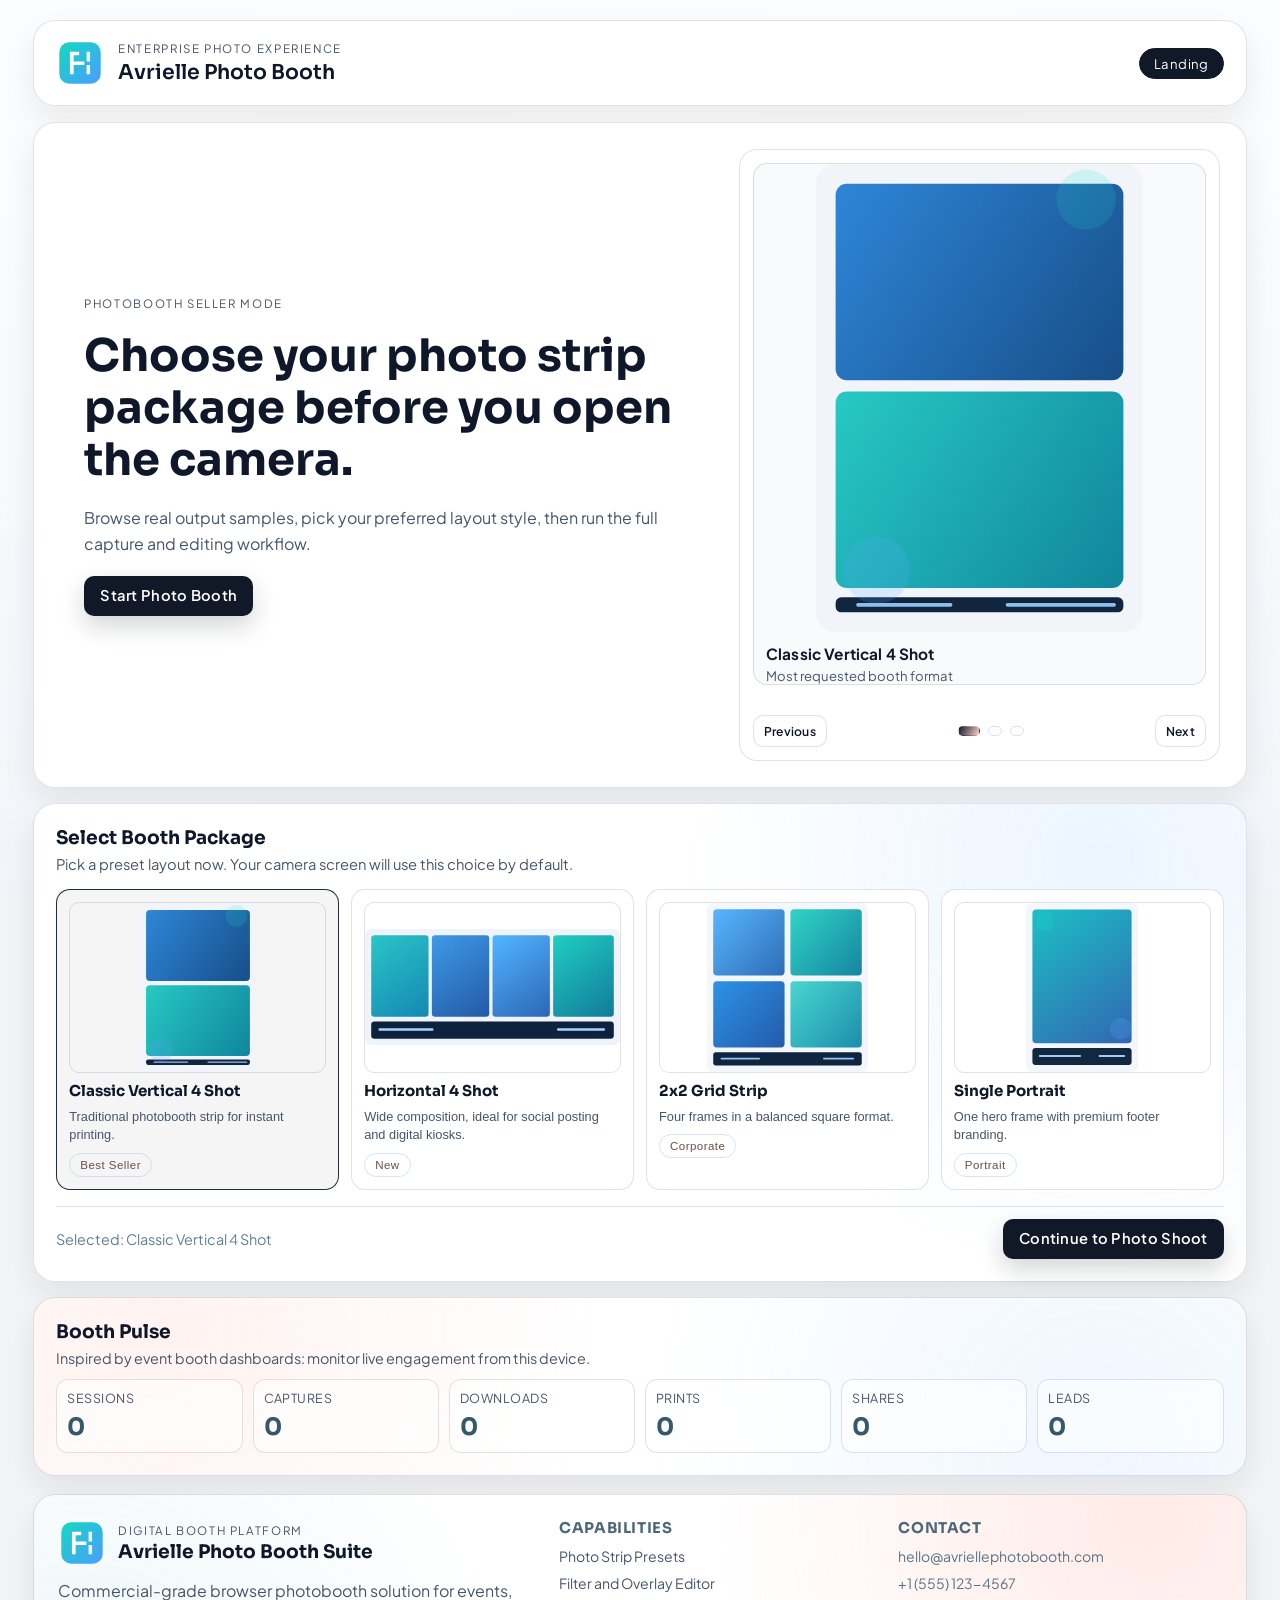
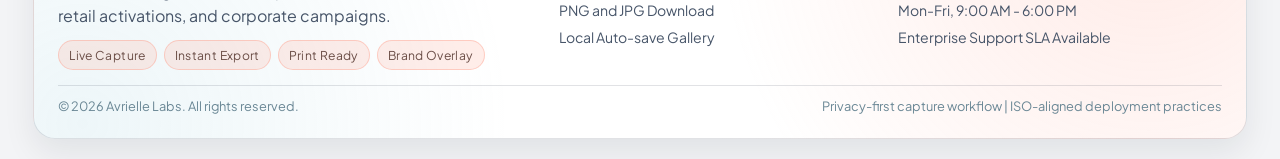
<file: index.html>
<!doctype html>
<html lang="en">
<head>
  <meta charset="UTF-8" />
  <meta name="viewport" content="width=device-width, initial-scale=1.0" />
  <title>Avrielle Photo Booth</title>
  <link rel="preconnect" href="https://fonts.googleapis.com" />
  <link rel="preconnect" href="https://fonts.gstatic.com" crossorigin />
  <link
    href="https://fonts.googleapis.com/css2?family=Plus+Jakarta+Sans:wght@400;500;600;700&family=Sora:wght@500;600;700&display=swap"
    rel="stylesheet"
  />
  <link rel="stylesheet" href="css/style.css" />
</head>
<body>
  <div class="ambient-bg" aria-hidden="true"></div>
  <div class="sakura-layer" aria-hidden="true">
    <span class="petal"></span>
    <span class="petal"></span>
    <span class="petal"></span>
    <span class="petal"></span>
    <span class="petal"></span>
    <span class="petal"></span>
    <span class="petal"></span>
    <span class="petal"></span>
    <span class="petal"></span>
    <span class="petal"></span>
    <span class="petal"></span>
    <span class="petal"></span>
  </div>

  <div class="app-shell">
    <header class="app-header card">
      <div class="brand-wrap">
        <img src="assets/brand-mark.svg" alt="Avrielle logo" class="brand-logo" />
        <div>
          <p class="eyebrow">Enterprise Photo Experience</p>
          <h1>Avrielle Photo Booth</h1>
        </div>
      </div>
      <ol class="flow-steps" id="flowSteps" aria-label="Photo booth progress">
        <li data-step="landing" class="active">Landing</li>
      </ol>
    </header>

    <main>
      <section id="landingScreen" class="screen active">
        <div class="landing-stack">
          <div class="hero card hero-grid">
            <div class="hero-copy">
              <p class="eyebrow">Photobooth Seller Mode</p>
              <h2>Choose your photo strip package before you open the camera.</h2>
              <p>
                Browse real output samples, pick your preferred layout style, then run
                the full capture and editing workflow.
              </p>
              <div class="hero-actions">
                <button class="primary-btn" type="button" onclick="window.location.href='booth.html'">Start Photo Booth</button>
              </div>
            </div>

            <div class="sample-carousel" id="sampleCarousel" aria-label="Sample strip carousel">
              <div class="sample-stage">
                <article class="sample-slide active" data-index="0">
                  <img src="images/sample-strip-vertical.svg" alt="Classic vertical photo strip sample" />
                  <div class="sample-meta">
                    <strong>Classic Vertical 4 Shot</strong>
                    <span>Most requested booth format</span>
                  </div>
                </article>

                <article class="sample-slide" data-index="1">
                  <img src="images/sample-strip-horizontal.svg" alt="Horizontal 4 shot sample" />
                  <div class="sample-meta">
                    <strong>Horizontal 4 Shot</strong>
                    <span>Wide social and kiosk-ready output</span>
                  </div>
                </article>

                <article class="sample-slide" data-index="2">
                  <img src="images/sample-grid-2x2.svg" alt="2x2 grid strip sample" />
                  <div class="sample-meta">
                    <strong>2x2 Grid Strip</strong>
                    <span>Balanced event and corporate branding</span>
                  </div>
                </article>
              </div>

              <div class="carousel-controls">
                <button id="carouselPrevBtn" class="ghost-btn small" type="button" aria-label="Previous sample">Previous</button>
                <div class="carousel-dots" id="carouselDots">
                  <button type="button" class="carousel-dot active" data-index="0" aria-label="Sample 1"></button>
                  <button type="button" class="carousel-dot" data-index="1" aria-label="Sample 2"></button>
                  <button type="button" class="carousel-dot" data-index="2" aria-label="Sample 3"></button>
                </div>
                <button id="carouselNextBtn" class="ghost-btn small" type="button" aria-label="Next sample">Next</button>
              </div>
            </div>
          </div>

          <section class="seller-options card">
            <div class="seller-head">
              <h3>Select Booth Package</h3>
              <p>Pick a preset layout now. Your camera screen will use this choice by default.</p>
            </div>

            <div class="package-grid" id="landingLayoutOptions">
              <button type="button" class="package-card active" data-layout="strip4">
                <img src="images/sample-strip-vertical.svg" alt="Vertical strip package" />
                <h4>Classic Vertical 4 Shot</h4>
                <p>Traditional photobooth strip for instant printing.</p>
                <span class="package-tag">Best Seller</span>
              </button>

              <button type="button" class="package-card" data-layout="strip4Horizontal">
                <img src="images/sample-strip-horizontal.svg" alt="Horizontal strip package" />
                <h4>Horizontal 4 Shot</h4>
                <p>Wide composition, ideal for social posting and digital kiosks.</p>
                <span class="package-tag">New</span>
              </button>

              <button type="button" class="package-card" data-layout="grid2x2">
                <img src="images/sample-grid-2x2.svg" alt="Grid strip package" />
                <h4>2x2 Grid Strip</h4>
                <p>Four frames in a balanced square format.</p>
                <span class="package-tag">Corporate</span>
              </button>

              <button type="button" class="package-card" data-layout="single">
                <img src="images/sample-single.svg" alt="Single portrait package" />
                <h4>Single Portrait</h4>
                <p>One hero frame with premium footer branding.</p>
                <span class="package-tag">Portrait</span>
              </button>
            </div>

            <div class="package-footer">
              <p id="landingSelectionText">Selected: Classic Vertical 4 Shot</p>
              <button class="primary-btn" type="button" onclick="window.location.href='booth.html'">Continue to Photo Shoot</button>
            </div>
          </section>

          <section class="analytics-panel card" aria-label="Session analytics">
            <div class="analytics-head">
              <h3>Booth Pulse</h3>
              <p>Inspired by event booth dashboards: monitor live engagement from this device.</p>
            </div>
            <div class="analytics-grid">
              <article class="metric-tile">
                <span>Sessions</span>
                <strong id="metricSessions">0</strong>
              </article>
              <article class="metric-tile">
                <span>Captures</span>
                <strong id="metricCaptures">0</strong>
              </article>
              <article class="metric-tile">
                <span>Downloads</span>
                <strong id="metricDownloads">0</strong>
              </article>
              <article class="metric-tile">
                <span>Prints</span>
                <strong id="metricPrints">0</strong>
              </article>
              <article class="metric-tile">
                <span>Shares</span>
                <strong id="metricShares">0</strong>
              </article>
              <article class="metric-tile">
                <span>Leads</span>
                <strong id="metricLeads">0</strong>
              </article>
            </div>
          </section>
        </div>
      </section>

    </main>
    <footer class="site-footer card" aria-label="Site footer">
      <div class="footer-grid">
        <section class="footer-brand">
          <div class="footer-brand-top">
            <img src="assets/brand-mark.svg" alt="Avrielle logo" class="brand-logo" />
            <div>
              <p class="eyebrow">Digital Booth Platform</p>
              <h3>Avrielle Photo Booth Suite</h3>
            </div>
          </div>
          <p>
            Commercial-grade browser photobooth solution for events, retail activations,
            and corporate campaigns.
          </p>
          <div class="footer-badges" aria-label="Service capabilities">
            <span>Live Capture</span>
            <span>Instant Export</span>
            <span>Print Ready</span>
            <span>Brand Overlay</span>
          </div>
        </section>

        <section>
          <h4 class="footer-heading">Capabilities</h4>
          <ul class="footer-list">
            <li>Photo Strip Presets</li>
            <li>Filter and Overlay Editor</li>
            <li>PNG and JPG Download</li>
            <li>Local Auto-save Gallery</li>
          </ul>
        </section>

        <section>
          <h4 class="footer-heading">Contact</h4>
          <ul class="footer-list">
            <li><a href="mailto:hello@avriellephotobooth.com">hello@avriellephotobooth.com</a></li>
            <li><a href="tel:+15551234567">+1 (555) 123-4567</a></li>
            <li>Mon-Fri, 9:00 AM - 6:00 PM</li>
            <li>Enterprise Support SLA Available</li>
          </ul>
        </section>
      </div>

      <div class="footer-bottom">
        <p>© 2026 Avrielle Labs. All rights reserved.</p>
        <p>Privacy-first capture workflow | ISO-aligned deployment practices</p>
      </div>
    </footer>
  </div>
</body>
</html>
</file>
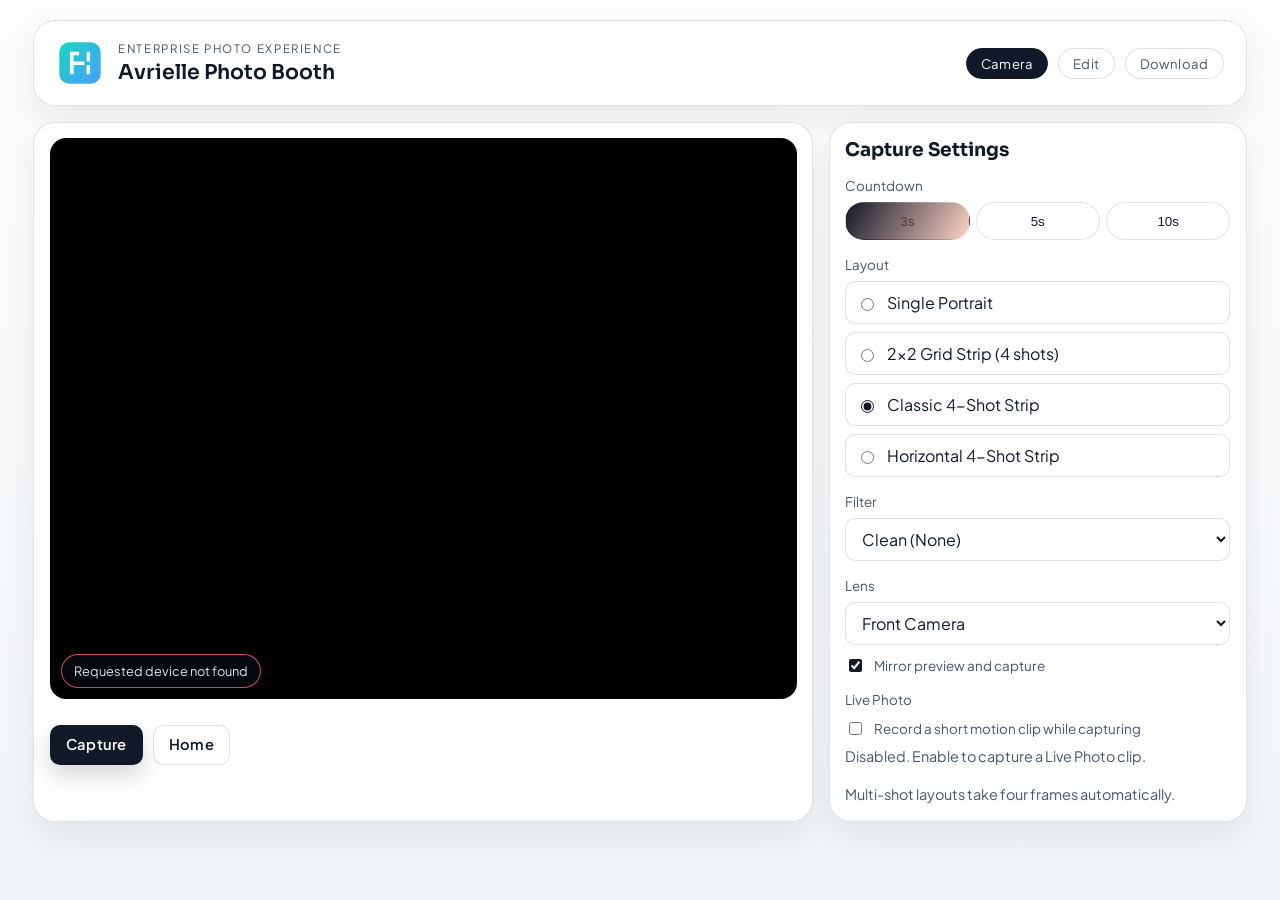
<file: booth.html>
<!doctype html>
<html lang="en">
<head>
  <meta charset="UTF-8" />
  <meta name="viewport" content="width=device-width, initial-scale=1.0" />
  <title>Avrielle Photo Booth</title>
  <link rel="preconnect" href="https://fonts.googleapis.com" />
  <link rel="preconnect" href="https://fonts.gstatic.com" crossorigin />
  <link
    href="https://fonts.googleapis.com/css2?family=Plus+Jakarta+Sans:wght@400;500;600;700&family=Sora:wght@500;600;700&display=swap"
    rel="stylesheet"
  />
  <link rel="stylesheet" href="css/style.css" />
</head>
<body>
  <div class="ambient-bg" aria-hidden="true"></div>
  <div class="sakura-layer" aria-hidden="true">
    <span class="petal"></span>
    <span class="petal"></span>
    <span class="petal"></span>
    <span class="petal"></span>
    <span class="petal"></span>
    <span class="petal"></span>
    <span class="petal"></span>
    <span class="petal"></span>
    <span class="petal"></span>
    <span class="petal"></span>
    <span class="petal"></span>
    <span class="petal"></span>
  </div>

  <div class="app-shell">
    <header class="app-header card">
      <div class="brand-wrap">
        <img src="assets/brand-mark.svg" alt="Avrielle logo" class="brand-logo" />
        <div>
          <p class="eyebrow">Enterprise Photo Experience</p>
          <h1>Avrielle Photo Booth</h1>
        </div>
      </div>
      <ol class="flow-steps" id="flowSteps" aria-label="Photo booth progress">
        <li data-step="camera" class="active">Camera</li>
        <li data-step="edit">Edit</li>
        <li data-step="download">Download</li>
      </ol>
    </header>

    <main>
      <section id="cameraScreen" class="screen">
        <div class="camera-layout">
          <div class="camera-stage card">
            <div class="video-wrap responsive-camera-frame">
              <video id="cameraFeed" autoplay playsinline muted></video>
              <div id="captureFlash" class="capture-flash" aria-hidden="true"></div>
              <div id="countdownOverlay" class="countdown-overlay hidden">3</div>
              <div id="shotStatus" class="shot-status">Ready to capture</div>
            </div>
            <div class="camera-actions">
              <button id="captureBtn" class="primary-btn">Capture</button>
              <button id="backToLandingBtn" class="ghost-btn">Home</button>
            </div>
          </div>

          <aside class="control-panel card">
            <h3>Capture Settings</h3>

            <div class="control-group">
              <span>Countdown</span>
              <div class="segmented" id="countdownOptions">
                <button type="button" class="segment active" data-seconds="3">3s</button>
                <button type="button" class="segment" data-seconds="5">5s</button>
                <button type="button" class="segment" data-seconds="10">10s</button>
              </div>
            </div>

            <div class="control-group">
              <span>Layout</span>
              <div class="layout-options" id="layoutOptions">
                <label>
                  <input type="radio" name="layout" value="single" />
                  Single Portrait
                </label>
                <label>
                  <input type="radio" name="layout" value="grid2x2" />
                  2x2 Grid Strip (4 shots)
                </label>
                <label>
                  <input type="radio" name="layout" value="strip4" checked />
                  Classic 4-Shot Strip
                </label>
                <label>
                  <input type="radio" name="layout" value="strip4Horizontal" />
                  Horizontal 4-Shot Strip
                </label>
              </div>
            </div>

            <div class="control-group">
              <label for="cameraFilterPreset">Filter</label>
              <select id="cameraFilterPreset" class="filter-select">
                <option value="none">Clean (None)</option>
                <option value="mono">Mono Boost</option>
                <option value="vintage">Vintage Warm</option>
                <option value="bright">Bright Pop</option>
                <option value="dramatic">Dramatic Contrast</option>
                <option value="custom" disabled>Custom (Sliders)</option>
              </select>
            </div>

            <div class="control-group">
              <label for="cameraFacingMode">Lens</label>
              <select id="cameraFacingMode" class="filter-select">
                <option value="user">Front Camera</option>
                <option value="environment">Rear Camera</option>
              </select>
              <label class="toggle">
                <input id="mirrorPreviewToggle" type="checkbox" checked />
                Mirror preview and capture
              </label>
            </div>

            <div class="control-group">
              <span>Live Photo</span>
              <label class="toggle">
                <input id="livePhotoToggle" type="checkbox" />
                Record a short motion clip while capturing
              </label>
              <p id="livePhotoHint" class="hint">Disabled. Enable to capture a Live Photo clip.</p>
            </div>

            <p class="hint">Multi-shot layouts take four frames automatically.</p>
          </aside>
        </div>
      </section>

      <section id="editScreen" class="screen">
        <div class="edit-layout">
          <div class="preview-stage card">
            <div class="preview-canvas-wrap">
              <canvas id="editPreviewCanvas" aria-label="Photo strip preview"></canvas>
            </div>
            <div id="capturedThumbs" class="thumb-strip" aria-label="Captured photos"></div>
            <div class="edit-actions">
              <button id="retakeFromEditBtn" class="ghost-btn">Retake</button>
              <button id="toDownloadBtn" class="primary-btn">Continue to Download</button>
            </div>
          </div>

          <aside class="control-panel card editing-panel">
            <h3>Minimal Editing</h3>
            <p class="hint">Clean photobooth output with no watermark branding.</p>

            <div class="control-group">
              <span>Layout</span>
              <div class="chip-group" id="editLayoutOptions">
                <button type="button" class="chip" data-layout="single">Single</button>
                <button type="button" class="chip" data-layout="grid2x2">2x2 Grid</button>
                <button type="button" class="chip active" data-layout="strip4">Vertical 4</button>
                <button type="button" class="chip" data-layout="strip4Horizontal">Horizontal 4</button>
              </div>
              <p class="hint">Switch layout instantly using the current captured photos.</p>
            </div>

            <div class="control-group">
              <label for="editFilterPreset">Filter Preset</label>
              <select id="editFilterPreset" class="filter-select">
                <option value="none">Clean (None)</option>
                <option value="mono">Mono Boost</option>
                <option value="vintage">Vintage Warm</option>
                <option value="bright">Bright Pop</option>
                <option value="dramatic">Dramatic Contrast</option>
                <option value="custom" disabled>Custom (Sliders)</option>
              </select>
            </div>

            <div class="control-group">
              <span>Branding and Messaging</span>
              <label for="brandEventTitle">Event Title</label>
              <input id="brandEventTitle" type="text" maxlength="40" placeholder="Avrielle Launch Party" />
              <label for="brandTagline">Tagline / Hashtag</label>
              <input id="brandTagline" type="text" maxlength="48" placeholder="#avriellemoments" />
              <label class="toggle">
                <input id="showDateStamp" type="checkbox" checked />
                Show date stamp on strip
              </label>
            </div>

            <div class="control-group">
              <label for="grayscaleRange">Grayscale</label>
              <input id="grayscaleRange" type="range" min="0" max="100" value="0" />
            </div>

            <div class="control-group">
              <label for="sepiaRange">Sepia</label>
              <input id="sepiaRange" type="range" min="0" max="100" value="0" />
            </div>

            <div class="control-group">
              <label for="brightnessRange">Brightness</label>
              <input id="brightnessRange" type="range" min="50" max="150" value="100" />
            </div>

            <div class="control-group">
              <label for="contrastRange">Contrast</label>
              <input id="contrastRange" type="range" min="50" max="150" value="100" />
            </div>

            <div class="control-group">
              <span>Frame</span>
              <div class="chip-group" id="frameOptions">
                <button type="button" class="chip active" data-frame="none">None</button>
                <button type="button" class="chip" data-frame="neon">Neon</button>
                <button type="button" class="chip" data-frame="film">Film</button>
                <button type="button" class="chip" data-frame="studio">Studio</button>
              </div>
            </div>

            <div class="control-group">
              <span>Sticker</span>
              <div class="chip-group" id="stickerOptions">
                <button type="button" class="chip active" data-sticker="none">None</button>
                <button type="button" class="chip" data-sticker="spark">Spark</button>
                <button type="button" class="chip" data-sticker="star">Star</button>
                <button type="button" class="chip" data-sticker="camera">Camera</button>
              </div>
            </div>
          </aside>
        </div>
      </section>

      <section id="downloadScreen" class="screen">
        <div class="download-layout">
          <div class="download-preview card">
            <div class="download-canvas-wrap">
              <canvas id="finalCanvas" aria-label="Final strip"></canvas>
            </div>
          </div>

          <aside class="control-panel card">
            <h3>Export & Print</h3>
            <p id="exportInfo" class="hint"></p>

            <div class="control-group">
              <span>Instant Sharing</span>
              <button id="shareStripBtn" class="secondary-btn" type="button">Share Strip</button>
              <p id="shareStatus" class="hint">Use native sharing on supported devices and browsers.</p>
            </div>

            <div id="livePhotoExportGroup" class="control-group">
              <span>Live Photo Clip</span>
              <video
                id="livePhotoPreview"
                class="live-photo-preview hidden"
                playsinline
                muted
                loop
                controls
              ></video>
              <button id="downloadLiveBtn" class="secondary-btn" type="button" disabled>
                Download Live Clip
              </button>
              <p id="livePhotoExportHint" class="hint">Capture with Live Photo enabled to preview and download the clip.</p>
            </div>

            <div class="control-group lead-capture-group">
              <span>Lead Capture</span>
              <label for="leadName">Name</label>
              <input id="leadName" type="text" maxlength="60" placeholder="Guest name" />
              <label for="leadEmail">Email</label>
              <input id="leadEmail" type="text" maxlength="120" placeholder="name@example.com" />
              <label for="leadPhone">Phone</label>
              <input id="leadPhone" type="text" maxlength="32" placeholder="+1 555 123 4567" />
              <label class="toggle">
                <input id="leadConsent" type="checkbox" />
                I agree to receive follow-up messages.
              </label>
              <div class="button-stack compact-stack">
                <button id="saveLeadBtn" class="primary-btn" type="button">Save Lead</button>
                <button id="exportLeadsCsvBtn" class="ghost-btn" type="button">Export Leads CSV</button>
              </div>
              <p id="leadStatus" class="hint">Leads and analytics are stored locally on this device.</p>
            </div>

            <div class="button-stack">
              <button id="downloadPngBtn" class="primary-btn">Download PNG</button>
              <button id="downloadJpgBtn" class="secondary-btn">Download JPG</button>
              <button id="printBtn" class="ghost-btn">Print Strip</button>
              <button id="saveGalleryBtn" class="ghost-btn">Save to Gallery</button>
            </div>

            <button id="newSessionBtn" class="primary-btn full-width">New Session</button>
          </aside>
        </div>

        <section class="gallery card">
          <div class="gallery-head">
            <h3>Auto-save Gallery</h3>
            <button id="clearGalleryBtn" class="ghost-btn small">Clear Gallery</button>
          </div>
          <div id="galleryGrid" class="gallery-grid"></div>
        </section>
      </section>
    </main>
  </div>
  <div id="previewModal" class="modal hidden" aria-hidden="true">
    <div class="modal-card card">
      <h3>Review Captured Shots</h3>
      <p>Confirm your photos before entering the editing panel.</p>
      <div class="modal-preview-wrap">
        <img id="modalPreviewImage" alt="Selected captured shot preview" />
      </div>
      <div id="modalThumbGrid" class="modal-thumb-grid"></div>
      <div class="modal-actions">
        <button id="retakeBtn" class="ghost-btn">Retake</button>
        <button id="proceedToEditBtn" class="primary-btn">Edit Strip</button>
      </div>
    </div>
  </div>

  <template id="thumbItemTemplate">
    <figure class="thumb-item">
      <img alt="Captured frame" loading="lazy" decoding="async" />
    </figure>
  </template>

  <script type="module" src="js/app.js"></script>
</body>
</html>
</file>
<file: css/style.css>
:root {
  --bg-950: #f3f4f6;
  --bg-900: #f7f8fa;
  --bg-800: #ffffff;
  --panel: rgba(255, 255, 255, 0.92);
  --panel-strong: rgba(255, 255, 255, 0.96);
  --line: rgba(15, 23, 42, 0.12);
  --text-main: #0f172a;
  --text-muted: #475569;
  --accent: #111827;
  --accent-strong: #000000;
  --accent-soft: rgba(15, 23, 42, 0.08);
  --secondary: #cbd5e1;
  --danger: #e86972;
  --shadow-1: 0 14px 32px rgba(15, 23, 42, 0.08);
  --radius-lg: 22px;
  --radius-md: 14px;
  --radius-sm: 10px;
  --content-max: 1720px;
  --section-gap: clamp(12px, 1.2vw, 20px);
}

* {
  box-sizing: border-box;
}

html,
body {
  margin: 0;
  min-height: 100%;
}

body {
  font-family: "Plus Jakarta Sans", "Segoe UI", sans-serif;
  color: var(--text-main);
  background: var(--bg-950);
  overflow-x: hidden;
}

.ambient-bg {
  position: fixed;
  inset: 0;
  z-index: -2;
  background: linear-gradient(180deg, #f8fafc 0%, #f1f5f9 100%);
}

.ambient-bg::before,
.ambient-bg::after {
  content: "";
  position: absolute;
  inset: 0;
  pointer-events: none;
}

.ambient-bg::before {
  background: linear-gradient(to bottom, rgba(255, 255, 255, 0.56), transparent);
}

.ambient-bg::after {
  background: none;
}

.sakura-layer {
  display: none;
}

.petal {
  position: absolute;
  top: -12vh;
  width: 16px;
  height: 12px;
  border-radius: 76% 24% 68% 32%;
  background: radial-gradient(circle at 30% 30%, #ffd8d0 0%, #ffb9ab 52%, #ff9a86 100%);
  opacity: 0.78;
  filter: drop-shadow(0 4px 6px rgba(197, 124, 110, 0.22));
  animation: sakura-fall 15s linear infinite;
}

.petal:nth-child(1) { left: 4%; animation-duration: 14s; animation-delay: -2s; }
.petal:nth-child(2) { left: 11%; animation-duration: 18s; animation-delay: -8s; }
.petal:nth-child(3) { left: 19%; animation-duration: 13s; animation-delay: -4s; width: 20px; height: 14px; }
.petal:nth-child(4) { left: 28%; animation-duration: 16s; animation-delay: -12s; }
.petal:nth-child(5) { left: 37%; animation-duration: 15s; animation-delay: -6s; }
.petal:nth-child(6) { left: 46%; animation-duration: 19s; animation-delay: -11s; width: 18px; height: 13px; }
.petal:nth-child(7) { left: 55%; animation-duration: 12s; animation-delay: -3s; }
.petal:nth-child(8) { left: 64%; animation-duration: 17s; animation-delay: -9s; }
.petal:nth-child(9) { left: 73%; animation-duration: 14s; animation-delay: -7s; }
.petal:nth-child(10) { left: 82%; animation-duration: 18s; animation-delay: -13s; width: 19px; height: 13px; }
.petal:nth-child(11) { left: 90%; animation-duration: 13s; animation-delay: -5s; }
.petal:nth-child(12) { left: 96%; animation-duration: 16s; animation-delay: -10s; }

@keyframes sakura-fall {
  0% {
    transform: translate3d(0, -10vh, 0) rotate(0deg);
    opacity: 0;
  }
  10% {
    opacity: 0.75;
  }
  25% {
    transform: translate3d(24px, 24vh, 0) rotate(75deg);
  }
  50% {
    transform: translate3d(-16px, 54vh, 0) rotate(175deg);
  }
  75% {
    transform: translate3d(22px, 84vh, 0) rotate(260deg);
  }
  100% {
    transform: translate3d(-14px, 118vh, 0) rotate(340deg);
    opacity: 0;
  }
}

.app-shell {
  width: min(var(--content-max), 98vw);
  margin: 0 auto;
  padding: clamp(12px, 1.6vw, 24px);
  display: grid;
  gap: var(--section-gap);
}

.card {
  background: var(--panel);
  border: 1px solid var(--line);
  border-radius: var(--radius-lg);
  box-shadow: var(--shadow-1);
  -webkit-backdrop-filter: none;
  backdrop-filter: none;
}

.app-header {
  padding: 18px 22px;
  display: flex;
  align-items: center;
  justify-content: space-between;
  gap: 18px;
}

.brand-wrap {
  display: flex;
  align-items: center;
  gap: 14px;
}

.brand-logo {
  width: 48px;
  height: 48px;
  border-radius: 14px;
  border: 1px solid rgba(255, 255, 255, 0.18);
  background: rgba(255, 255, 255, 0.06);
}

.eyebrow {
  margin: 0;
  font-size: 0.72rem;
  letter-spacing: 0.14em;
  color: var(--text-muted);
  text-transform: uppercase;
}

h1,
h2,
h3 {
  margin: 0;
  font-family: "Sora", "Segoe UI", sans-serif;
}

h1 {
  margin-top: 3px;
  font-size: clamp(1.05rem, 2.2vw, 1.28rem);
  font-weight: 600;
}

.flow-steps {
  list-style: none;
  display: grid;
  grid-auto-flow: column;
  gap: 10px;
  padding: 0;
  margin: 0;
}

.flow-steps li {
  border-radius: 999px;
  border: 1px solid var(--line);
  color: var(--text-muted);
  background: rgba(255, 255, 255, 0.02);
  padding: 8px 14px;
  font-size: 0.82rem;
  line-height: 1;
  letter-spacing: 0.03em;
  transition: all 220ms ease;
}

.flow-steps li.active {
  color: #ffffff;
  background: var(--accent);
  border-color: var(--accent);
}

.flow-steps li.done {
  color: var(--text-main);
  border-color: rgba(15, 23, 42, 0.24);
  background: var(--accent-soft);
}

main {
  min-height: 78vh;
}

.screen {
  display: none;
  animation: screen-enter 400ms cubic-bezier(0.22, 1, 0.36, 1);
}

.screen.active {
  display: block;
}

@keyframes screen-enter {
  from {
    opacity: 0;
    transform: translateY(14px);
  }
  to {
    opacity: 1;
    transform: translateY(0);
  }
}

.hero {
  padding: clamp(16px, 3.2vw, 26px);
  background: var(--panel-strong);
}

.landing-stack {
  display: grid;
  gap: var(--section-gap);
}

.hero-grid {
  min-height: clamp(560px, 74vh, 860px);
  display: grid;
  grid-template-columns: minmax(0, 1.16fr) minmax(420px, 0.84fr);
  gap: var(--section-gap);
}

.hero-copy {
  display: grid;
  align-content: center;
  gap: 18px;
  padding: clamp(14px, 2vw, 24px);
}

.hero-copy h2 {
  width: min(680px, 100%);
  font-size: clamp(1.45rem, 3.8vw, 2.8rem);
  line-height: 1.16;
}

.hero-copy p {
  margin: 0;
  width: min(620px, 100%);
  color: var(--text-muted);
  line-height: 1.65;
}

.hero-actions {
  display: flex;
  gap: 10px;
  flex-wrap: wrap;
}

.sample-carousel {
  border: 1px solid var(--line);
  border-radius: 18px;
  background: #ffffff;
  display: grid;
  align-content: space-between;
  padding: clamp(12px, 1vw, 16px);
  min-height: 100%;
}

.sample-stage {
  position: relative;
  border-radius: 14px;
  overflow: hidden;
  min-height: clamp(380px, 58vh, 640px);
  border: 1px solid var(--line);
  background: #f8fafc;
}

.sample-slide {
  position: absolute;
  inset: 0;
  display: grid;
  align-content: start;
  opacity: 0;
  pointer-events: none;
  transition: opacity 320ms ease;
}

.sample-slide.active {
  opacity: 1;
  pointer-events: auto;
}

.sample-slide img {
  width: 100%;
  height: clamp(320px, 52vh, 600px);
  object-fit: contain;
  display: block;
}

.sample-meta {
  padding: 12px;
  display: grid;
  gap: 4px;
}

.sample-meta strong {
  font-size: 0.96rem;
  letter-spacing: 0.01em;
}

.sample-meta span {
  font-size: 0.82rem;
  color: var(--text-muted);
}

.carousel-controls {
  margin-top: 10px;
  display: flex;
  align-items: center;
  justify-content: space-between;
  gap: 8px;
}

.carousel-dots {
  display: flex;
  align-items: center;
  gap: 8px;
}

.carousel-dot {
  width: 10px;
  height: 10px;
  border-radius: 999px;
  border: 1px solid rgba(173, 198, 231, 0.5);
  background: transparent;
  cursor: pointer;
  transition: all 180ms ease;
}

.carousel-dot.active {
  width: 22px;
  border-color: transparent;
  background: linear-gradient(120deg, var(--accent), #ffd2c7);
}

.seller-options {
  display: grid;
  gap: var(--section-gap);
  padding: clamp(16px, 2.5vw, 22px);
  background:
    radial-gradient(circle at 88% 12%, rgba(92, 169, 255, 0.12), transparent 36%),
    var(--panel-strong);
}

.seller-head {
  display: grid;
  gap: 6px;
}

.seller-head p {
  margin: 0;
  color: var(--text-muted);
  font-size: 0.92rem;
}

.package-grid {
  display: grid;
  grid-template-columns: repeat(4, minmax(220px, 1fr));
  gap: 12px;
}

.package-card {
  border: 1px solid var(--line);
  border-radius: 14px;
  background: #ffffff;
  color: var(--text-main);
  text-align: left;
  display: grid;
  align-content: start;
  gap: 8px;
  padding: 12px;
  cursor: pointer;
  transition: transform 180ms ease, border-color 180ms ease, background 180ms ease;
}

.package-card:hover {
  transform: translateY(-1px);
  border-color: rgba(15, 23, 42, 0.28);
  background: #ffffff;
}

.package-card.active {
  border-color: rgba(15, 23, 42, 0.9);
  background: rgba(15, 23, 42, 0.04);
}

.package-card img {
  width: 100%;
  height: clamp(150px, 19vh, 220px);
  border-radius: 10px;
  object-fit: contain;
  border: 1px solid var(--line);
}

.package-card h4 {
  margin: 0;
  font-family: "Sora", "Segoe UI", sans-serif;
  font-size: 0.94rem;
}

.package-card p {
  margin: 0;
  color: var(--text-muted);
  font-size: 0.8rem;
  line-height: 1.48;
}

.package-tag {
  justify-self: start;
  border-radius: 999px;
  padding: 5px 10px;
  font-size: 0.72rem;
  letter-spacing: 0.04em;
  border: 1px solid rgba(153, 187, 227, 0.4);
  color: #6b4f48;
}

.package-footer {
  display: flex;
  flex-wrap: wrap;
  align-items: center;
  justify-content: space-between;
  gap: 10px;
  border-top: 1px solid var(--line);
  padding-top: 12px;
}

.package-footer p {
  margin: 0;
  color: #5e7f8f;
  font-size: 0.9rem;
}

.analytics-panel {
  display: grid;
  gap: 12px;
  padding: clamp(16px, 2vw, 22px);
  background:
    radial-gradient(circle at 10% 20%, rgba(255, 154, 134, 0.12), transparent 40%),
    radial-gradient(circle at 88% 80%, rgba(92, 169, 255, 0.1), transparent 42%),
    var(--panel-strong);
}

.analytics-head {
  display: grid;
  gap: 6px;
}

.analytics-head p {
  margin: 0;
  color: var(--text-muted);
  font-size: 0.9rem;
}

.analytics-grid {
  display: grid;
  grid-template-columns: repeat(6, minmax(0, 1fr));
  gap: 10px;
}

.metric-tile {
  border: 1px solid var(--line);
  border-radius: 12px;
  padding: 10px;
  background: rgba(255, 255, 255, 0.62);
  display: grid;
  gap: 6px;
}

.metric-tile span {
  font-size: 0.78rem;
  letter-spacing: 0.04em;
  text-transform: uppercase;
  color: var(--text-muted);
}

.metric-tile strong {
  font-family: "Sora", "Segoe UI", sans-serif;
  font-size: clamp(1.05rem, 2.2vw, 1.5rem);
  color: #35596a;
}

.camera-layout,
.edit-layout,
.download-layout {
  display: grid;
  gap: var(--section-gap);
}

.camera-layout {
  grid-template-columns: minmax(0, 1.68fr) minmax(340px, 0.9fr);
}

.edit-layout {
  grid-template-columns: minmax(0, 2.1fr) minmax(320px, 0.78fr);
}

.download-layout {
  grid-template-columns: minmax(0, 1.58fr) minmax(360px, 0.92fr);
}

.camera-stage,
.preview-stage,
.download-preview,
.control-panel,
.gallery {
  padding: clamp(14px, 1.2vw, 20px);
}

.preview-stage {
  background:
    radial-gradient(circle at 94% 8%, rgba(92, 169, 255, 0.11), transparent 42%),
    radial-gradient(circle at 8% 88%, rgba(25, 214, 191, 0.1), transparent 46%),
    var(--panel-strong);
}

.camera-stage,
.preview-stage,
.download-preview {
  display: grid;
  grid-template-rows: 1fr auto;
  gap: 12px;
}

.camera-stage {
  grid-template-rows: auto auto;
  align-content: start;
}

.video-wrap {
  position: relative;
  width: 100%;
  border-radius: 16px;
  border: 1px solid var(--line);
  overflow: hidden;
  aspect-ratio: 4 / 3;
  min-height: 0;
  max-height: none;
  background: #000;
}

video,
canvas {
  width: 100%;
  display: block;
}

video {
  height: 100%;
  object-fit: contain;
}

video.mirrored-video {
  transform: scaleX(-1);
  transform-origin: center;
}

canvas {
  height: auto;
}

.capture-flash {
  position: absolute;
  inset: 0;
  background: #ffffff;
  opacity: 0;
  pointer-events: none;
  transition: opacity 160ms ease;
}

.capture-flash.active {
  opacity: 0.86;
}

.countdown-overlay {
  position: absolute;
  inset: 0;
  display: grid;
  place-items: center;
  font-family: "Sora", sans-serif;
  font-size: clamp(4rem, 13vw, 7rem);
  font-weight: 700;
  color: #f2ffff;
  text-shadow: 0 0 24px rgba(0, 0, 0, 0.64);
  background: radial-gradient(circle at center, rgba(8, 18, 31, 0.12), rgba(8, 18, 31, 0.42));
}

.hidden {
  display: none !important;
}

.shot-status {
  position: absolute;
  left: 10px;
  bottom: 10px;
  border-radius: 999px;
  padding: 8px 12px;
  font-size: 0.8rem;
  color: #d8e4f8;
  border: 1px solid rgba(220, 233, 248, 0.28);
  background: rgba(5, 11, 18, 0.7);
}

.camera-actions,
.edit-actions,
.modal-actions {
  margin-top: 14px;
  display: flex;
  gap: 10px;
  flex-wrap: wrap;
}

.edit-actions {
  justify-content: flex-end;
}

.control-panel {
  display: grid;
  align-content: start;
  gap: 16px;
  max-height: clamp(520px, 82vh, 980px);
  overflow: auto;
}

.editing-panel {
  background: rgba(255, 255, 255, 0.92);
}

.editing-panel .control-group {
  border: 1px solid var(--line);
  border-radius: 12px;
  padding: 12px;
  background: rgba(244, 251, 253, 0.85);
}

.control-group {
  display: grid;
  gap: 8px;
}

.control-group > span,
.control-group > label {
  font-size: 0.84rem;
  color: var(--text-muted);
}

.hint {
  margin: 0;
  color: var(--text-muted);
  line-height: 1.5;
  font-size: 0.9rem;
}

.segmented {
  display: grid;
  grid-auto-flow: column;
  grid-auto-columns: 1fr;
  gap: 6px;
}

.segment,
.chip {
  border: 1px solid var(--line);
  background: rgba(255, 255, 255, 0.03);
  color: var(--text-main);
  border-radius: 999px;
  min-height: 38px;
  padding: 7px 14px;
  cursor: pointer;
  transition: all 180ms ease;
}

.segment:hover,
.chip:hover {
  border-color: rgba(126, 173, 234, 0.35);
  transform: translateY(-1px);
}

.segment.active,
.chip.active {
  color: #56372f;
  border-color: transparent;
  background: linear-gradient(120deg, var(--accent), #ffd2c7);
}

.layout-options {
  display: grid;
  gap: 8px;
}

.layout-options label {
  display: flex;
  align-items: center;
  gap: 10px;
  border: 1px solid var(--line);
  border-radius: var(--radius-sm);
  background: rgba(255, 255, 255, 0.015);
  padding: 10px;
  cursor: pointer;
  transition: border-color 160ms ease, transform 160ms ease;
}

.layout-options label:hover {
  border-color: rgba(132, 174, 230, 0.36);
  transform: translateY(-1px);
}

.layout-options input {
  accent-color: var(--accent);
}

input[type="range"] {
  width: 100%;
  accent-color: var(--accent);
}

input[type="text"] {
  width: 100%;
  border-radius: 10px;
  border: 1px solid var(--line);
  background: rgba(255, 255, 255, 0.03);
  color: var(--text-main);
  min-height: 40px;
  padding: 9px 12px;
  font: inherit;
}

select.filter-select {
  width: 100%;
  border-radius: 10px;
  border: 1px solid var(--line);
  background: rgba(255, 255, 255, 0.03);
  color: var(--text-main);
  min-height: 40px;
  padding: 9px 12px;
  font: inherit;
}

.live-photo-preview {
  width: 100%;
  border-radius: 10px;
  border: 1px solid var(--line);
  background: #0f172a;
  min-height: 180px;
  max-height: 280px;
  object-fit: contain;
}

input[type="text"]:focus-visible {
  outline: 2px solid rgba(25, 214, 191, 0.55);
  outline-offset: 1px;
}

select.filter-select:focus-visible {
  outline: 2px solid rgba(25, 214, 191, 0.55);
  outline-offset: 1px;
}

.chip-group {
  display: flex;
  flex-wrap: wrap;
  gap: 7px;
}

.toggle {
  display: flex;
  align-items: center;
  gap: 9px;
  margin-top: 3px;
  color: var(--text-muted);
  font-size: 0.86rem;
}

.toggle input {
  accent-color: var(--accent);
}

.thumb-strip {
  margin-top: 12px;
  display: flex;
  gap: 9px;
  overflow-x: auto;
  padding: 2px 2px 6px;
  scroll-snap-type: x proximity;
}

.thumb-strip .thumb-item {
  flex: 0 0 clamp(110px, 16vw, 136px);
  scroll-snap-align: start;
}

.modal-thumb-grid {
  margin-top: 12px;
  display: grid;
  grid-template-columns: repeat(auto-fit, minmax(78px, 1fr));
  justify-content: start;
  justify-items: start;
  align-content: start;
  gap: 8px;
  max-height: min(220px, 30vh);
  overflow-y: auto;
  padding-right: 4px;
}

.modal-thumb-grid .thumb-item {
  width: min(112px, 100%);
}

.thumb-item {
  margin: 0;
  border-radius: 11px;
  overflow: hidden;
  border: 1px solid var(--line);
  aspect-ratio: 4 / 3;
  display: grid;
  place-items: center;
  background: #f8fafc;
}

.thumb-item[role="button"] {
  cursor: pointer;
}

.thumb-item.active {
  border-color: rgba(15, 23, 42, 0.78);
  box-shadow: 0 0 0 2px rgba(15, 23, 42, 0.12);
}

.thumb-item.is-portrait {
  aspect-ratio: 3 / 4;
}

.thumb-item.is-landscape {
  aspect-ratio: 4 / 3;
}

.thumb-item img {
  width: 100%;
  height: 100%;
  max-width: 100%;
  max-height: 100%;
  object-fit: contain;
  background: #f8fafc;
  display: block;
}

#editPreviewCanvas,
#finalCanvas {
  border-radius: 12px;
  border: 1px solid rgba(163, 191, 223, 0.32);
  background: #fff;
  width: 100%;
  height: 100%;
  object-fit: contain;
  object-position: center;
}

.preview-canvas-wrap,
.download-canvas-wrap {
  border-radius: 14px;
  border: 1px solid var(--line);
  background: #f8fafc;
  height: clamp(340px, 58vh, 820px);
  min-height: 0;
  padding: clamp(8px, 0.9vw, 14px);
  display: grid;
  place-items: center;
  overflow: hidden;
}

@media (min-width: 1081px) {
  .preview-canvas-wrap.is-portrait-layout,
  .download-canvas-wrap.is-portrait-layout {
    height: clamp(500px, 76vh, 1120px);
    width: 100%;
  }

  .preview-canvas-wrap.is-ultra-portrait-layout,
  .download-canvas-wrap.is-ultra-portrait-layout {
    height: clamp(560px, 84vh, 1320px);
  }
}

.download-preview {
  display: grid;
  align-content: stretch;
}

.button-stack {
  display: grid;
  gap: 8px;
}

.compact-stack {
  gap: 7px;
}

.lead-capture-group {
  background: #f8fafc;
  border: 1px solid var(--line);
  border-radius: 12px;
  padding: 12px;
}

.gallery {
  margin-top: 14px;
}

.gallery-head {
  display: flex;
  justify-content: space-between;
  gap: 10px;
  align-items: center;
}

.gallery-grid {
  margin-top: 12px;
  display: grid;
  gap: 12px;
  grid-template-columns: repeat(auto-fill, minmax(210px, 1fr));
}

.gallery-card {
  border-radius: 14px;
  overflow: hidden;
  border: 1px solid var(--line);
  background: rgba(255, 255, 255, 0.02);
}

.gallery-card img {
  width: 100%;
  height: auto;
  object-fit: contain;
  display: block;
}

.gallery-meta {
  padding: 9px;
  display: grid;
  gap: 6px;
}

.gallery-meta p {
  margin: 0;
  font-size: 0.77rem;
  color: var(--text-muted);
}

.gallery-actions {
  display: flex;
  gap: 6px;
}

.modal {
  position: fixed;
  inset: 0;
  background: rgba(2, 7, 12, 0.76);
  display: grid;
  place-items: center;
  padding: clamp(8px, 2vw, 20px);
  overflow: auto;
  z-index: 50;
}

.modal-card {
  width: min(920px, 100%);
  max-height: min(94vh, 980px);
  padding: 18px;
  display: grid;
  gap: 10px;
  overflow: auto;
}

.modal-preview-wrap {
  margin-top: 0;
  border: 1px solid var(--line);
  border-radius: 12px;
  background: #f8fafc;
  padding: 10px;
  display: grid;
  place-items: center;
  width: 100%;
  aspect-ratio: 4 / 3;
  min-height: 200px;
  max-height: min(52vh, 560px);
}

.modal-preview-wrap.is-portrait-shot {
  aspect-ratio: 3 / 4;
  max-width: min(100%, 420px);
  margin-inline: auto;
}

.modal-preview-wrap.is-layout-portrait {
  aspect-ratio: 3 / 4;
  max-width: min(100%, 440px);
  margin-inline: auto;
}

.modal-preview-wrap.is-landscape-shot {
  aspect-ratio: 4 / 3;
}

.modal-preview-wrap.is-layout-landscape {
  aspect-ratio: 4 / 3;
  max-width: 100%;
}

.modal-preview-wrap img {
  width: 100%;
  height: 100%;
  max-width: 100%;
  max-height: 100%;
  object-fit: contain;
  display: block;
}

.modal-card h3 {
  margin: 0;
}

.modal-card p {
  margin: 0;
  color: var(--text-muted);
}

.modal-card .modal-thumb-grid {
  margin-top: 0;
  max-height: min(24vh, 220px);
}

.modal-card[data-capture-layout="single"] .modal-preview-wrap,
.modal-card[data-capture-layout="grid2x2"] .modal-preview-wrap,
.modal-card[data-capture-layout="strip4"] .modal-preview-wrap {
  max-height: min(46dvh, 500px);
}

.modal-card[data-capture-layout="strip4Horizontal"] .modal-preview-wrap {
  max-height: min(52dvh, 560px);
}

.modal-card[data-capture-layout="single"] .modal-thumb-grid {
  grid-template-columns: minmax(88px, 112px);
  justify-content: center;
}

.modal-actions {
  margin-top: 0;
  justify-content: flex-end;
}

.primary-btn,
.secondary-btn,
.ghost-btn {
  border: 1px solid transparent;
  border-radius: 10px;
  min-height: 40px;
  padding: 9px 15px;
  font: 600 0.92rem/1 "Plus Jakarta Sans", "Segoe UI", sans-serif;
  letter-spacing: 0.02em;
  cursor: pointer;
  transition: transform 170ms ease, box-shadow 190ms ease, border-color 190ms ease, background 190ms ease;
}

.primary-btn {
  color: #ffffff;
  background: var(--accent);
  box-shadow: 0 10px 24px rgba(15, 23, 42, 0.18);
}

.primary-btn:hover {
  transform: translateY(-1px);
  box-shadow: 0 14px 26px rgba(15, 23, 42, 0.22);
}

.secondary-btn {
  color: var(--text-main);
  border-color: rgba(15, 23, 42, 0.24);
  background: rgba(15, 23, 42, 0.06);
}

.secondary-btn:hover {
  background: rgba(15, 23, 42, 0.1);
  transform: translateY(-1px);
}

.ghost-btn {
  color: var(--text-main);
  border-color: var(--line);
  background: rgba(255, 255, 255, 0.02);
}

.ghost-btn:hover {
  border-color: rgba(164, 196, 232, 0.34);
  background: rgba(255, 255, 255, 0.06);
  transform: translateY(-1px);
}

.ghost-btn.small {
  min-height: 32px;
  font-size: 0.76rem;
  padding-inline: 10px;
}

.full-width {
  width: 100%;
}

.empty-state {
  border: 1px dashed var(--line);
  border-radius: var(--radius-md);
  text-align: center;
  padding: 20px;
  color: var(--text-muted);
}

button:disabled {
  opacity: 0.66;
  cursor: not-allowed;
  transform: none;
}

.site-footer {
  margin-top: 2px;
  padding: clamp(16px, 2.6vw, 24px);
  background:
    radial-gradient(circle at 92% 8%, rgba(255, 154, 134, 0.2), transparent 38%),
    radial-gradient(circle at 4% 94%, rgba(147, 201, 217, 0.16), transparent 36%),
    var(--panel-strong);
}

.footer-grid {
  display: grid;
  grid-template-columns: minmax(0, 1.5fr) minmax(0, 1fr) minmax(0, 1fr);
  gap: 16px;
}

.footer-brand {
  display: grid;
  gap: 11px;
}

.footer-brand-top {
  display: flex;
  align-items: center;
  gap: 12px;
}

.footer-brand p {
  margin: 0;
  color: var(--text-muted);
  line-height: 1.6;
}

.footer-heading {
  margin: 0 0 10px;
  font-family: "Sora", "Segoe UI", sans-serif;
  font-size: 0.93rem;
  letter-spacing: 0.04em;
  text-transform: uppercase;
  color: #4d6977;
}

.footer-list {
  margin: 0;
  padding: 0;
  list-style: none;
  display: grid;
  gap: 9px;
}

.footer-list li {
  color: var(--text-muted);
  font-size: 0.88rem;
}

.footer-list a {
  color: #5b7386;
  text-decoration: none;
}

.footer-list a:hover {
  color: #3f5f71;
  text-decoration: underline;
}

.footer-badges {
  display: flex;
  flex-wrap: wrap;
  gap: 7px;
}

.footer-badges span {
  border-radius: 999px;
  border: 1px solid rgba(255, 154, 134, 0.4);
  background: rgba(255, 154, 134, 0.18);
  color: #6b4e47;
  font-size: 0.76rem;
  letter-spacing: 0.03em;
  padding: 6px 10px;
}

.footer-bottom {
  margin-top: 15px;
  padding-top: 12px;
  border-top: 1px solid var(--line);
  display: flex;
  flex-wrap: wrap;
  align-items: center;
  justify-content: space-between;
  gap: 8px;
}

.footer-bottom p {
  margin: 0;
  color: #6a8795;
  font-size: 0.8rem;
}

@media (min-width: 768px) and (max-width: 1366px) and (hover: none) {
  .camera-layout,
  .edit-layout,
  .download-layout {
    grid-template-columns: 1fr;
  }

  .control-panel {
    order: -1;
    max-height: none;
    overflow: visible;
  }

  .video-wrap {
    aspect-ratio: 4 / 3;
    min-height: 0;
    max-height: none;
  }

  .preview-canvas-wrap,
  .download-canvas-wrap {
    height: clamp(360px, 56vh, 760px);
  }
}

@media (max-width: 1080px) {
  .hero-grid {
    grid-template-columns: 1fr;
    min-height: 0;
  }

  .sample-slide img {
    height: 320px;
  }

  .sample-stage {
    min-height: 0;
  }

  .video-wrap {
    aspect-ratio: 4 / 3;
    min-height: 0;
  }

  .preview-canvas-wrap,
  .download-canvas-wrap {
    height: clamp(300px, 52vh, 700px);
    min-height: 0;
  }

  .package-grid {
    grid-template-columns: repeat(2, minmax(0, 1fr));
  }

  .camera-layout,
  .edit-layout,
  .download-layout {
    grid-template-columns: 1fr;
  }

  .analytics-grid {
    grid-template-columns: repeat(3, minmax(0, 1fr));
  }

  .control-panel {
    order: -1;
    max-height: none;
    overflow: visible;
  }

  .footer-grid {
    grid-template-columns: repeat(2, minmax(0, 1fr));
  }

  .footer-brand {
    grid-column: 1 / -1;
  }
}

@media (max-width: 780px) {
  .app-header {
    flex-direction: column;
    align-items: flex-start;
  }

  .flow-steps {
    width: 100%;
    grid-auto-flow: row;
    grid-template-columns: repeat(2, minmax(0, 1fr));
  }

  .flow-steps li {
    text-align: center;
  }

  .hero {
    min-height: 0;
  }

  .hero-copy,
  .hero-copy h2,
  .hero-copy p {
    width: 100%;
  }

  .footer-grid {
    grid-template-columns: 1fr;
  }

  .modal {
    padding: 12px;
  }

  .modal-card {
    width: min(720px, 100%);
    padding: 14px;
    max-height: calc(100dvh - 16px);
    gap: 9px;
    overflow: hidden;
    grid-template-rows: auto auto auto minmax(0, 1fr) auto;
  }

  .modal-preview-wrap {
    min-height: 160px;
    max-height: min(40dvh, 420px);
  }

  .modal-card[data-capture-layout="single"] .modal-preview-wrap,
  .modal-card[data-capture-layout="grid2x2"] .modal-preview-wrap,
  .modal-card[data-capture-layout="strip4"] .modal-preview-wrap {
    max-height: min(34dvh, 300px);
  }

  .modal-card[data-capture-layout="strip4Horizontal"] .modal-preview-wrap {
    max-height: min(40dvh, 360px);
  }

  .modal-card .modal-thumb-grid {
    grid-template-columns: repeat(auto-fit, minmax(70px, 1fr));
    max-height: none;
    min-height: 0;
    overflow-y: auto;
  }

  .modal-card .modal-thumb-grid .thumb-item {
    width: min(96px, 100%);
  }

  .modal-actions {
    position: sticky;
    bottom: 0;
    z-index: 2;
    background: var(--panel-strong);
    padding-top: 8px;
    margin-top: 8px;
  }
}

@media (max-width: 560px) {
  .app-shell {
    width: 98vw;
    padding: 10px;
  }

  .video-wrap {
    aspect-ratio: 3 / 4;
    min-height: 0;
    max-height: none;
  }

  .camera-actions,
  .edit-actions,
  .modal-actions {
    display: grid;
    grid-template-columns: 1fr;
  }

  .segmented {
    grid-auto-flow: row;
    grid-template-columns: repeat(3, minmax(0, 1fr));
  }

  .gallery-grid {
    grid-template-columns: repeat(auto-fit, minmax(132px, 1fr));
  }

  .analytics-grid {
    grid-template-columns: repeat(2, minmax(0, 1fr));
  }

  .thumb-strip {
    gap: 7px;
  }

  .thumb-strip .thumb-item {
    flex-basis: clamp(88px, 28vw, 112px);
  }

  .modal-card {
    padding: 12px;
    max-height: calc(100dvh - 10px);
  }

  .modal-preview-wrap {
    min-height: 130px;
    max-height: min(34dvh, 320px);
    padding: 8px;
  }

  .modal-card[data-capture-layout="single"] .modal-preview-wrap,
  .modal-card[data-capture-layout="grid2x2"] .modal-preview-wrap,
  .modal-card[data-capture-layout="strip4"] .modal-preview-wrap {
    max-height: min(30dvh, 260px);
  }

  .modal-card[data-capture-layout="strip4Horizontal"] .modal-preview-wrap {
    max-height: min(34dvh, 300px);
  }

  .modal-card .modal-thumb-grid {
    grid-template-columns: repeat(auto-fit, minmax(60px, 1fr));
    gap: 7px;
  }

  .modal-card .modal-thumb-grid .thumb-item {
    width: min(88px, 100%);
  }

  .sample-slide img {
    height: 240px;
  }

  .package-grid {
    grid-template-columns: 1fr;
  }

  .package-footer {
    display: grid;
    grid-template-columns: 1fr;
  }

  .footer-bottom {
    display: grid;
    grid-template-columns: 1fr;
  }

  .preview-canvas-wrap,
  .download-canvas-wrap {
    height: clamp(250px, 46vh, 460px);
    min-height: 0;
    padding: 8px;
  }

  #editPreviewCanvas,
  #finalCanvas {
    max-height: 100%;
  }
}

@media (max-width: 420px) {
  .gallery-grid {
    grid-template-columns: 1fr;
  }

  .thumb-strip .thumb-item {
    flex-basis: 84px;
  }

  .modal-card {
    padding: 10px;
    gap: 8px;
    max-height: calc(100dvh - 8px);
  }
}

@media (max-width: 1080px) {
  body[data-device-orientation="portrait"] .video-wrap {
    aspect-ratio: 3 / 4;
  }

  body[data-device-orientation="portrait"] .preview-canvas-wrap,
  body[data-device-orientation="portrait"] .download-canvas-wrap {
    height: clamp(300px, 52vh, 760px);
  }

  body[data-device-orientation="landscape"] .video-wrap {
    aspect-ratio: 16 / 9;
  }

  body[data-device-orientation="landscape"] .preview-canvas-wrap,
  body[data-device-orientation="landscape"] .download-canvas-wrap {
    height: clamp(220px, 62vh, 620px);
  }

  body .preview-canvas-wrap.is-portrait-layout,
  body .download-canvas-wrap.is-portrait-layout {
    height: clamp(360px, 68vh, 920px);
  }

  body .preview-canvas-wrap.is-ultra-portrait-layout,
  body .download-canvas-wrap.is-ultra-portrait-layout {
    height: clamp(420px, 76vh, 980px);
  }
}
</file>
